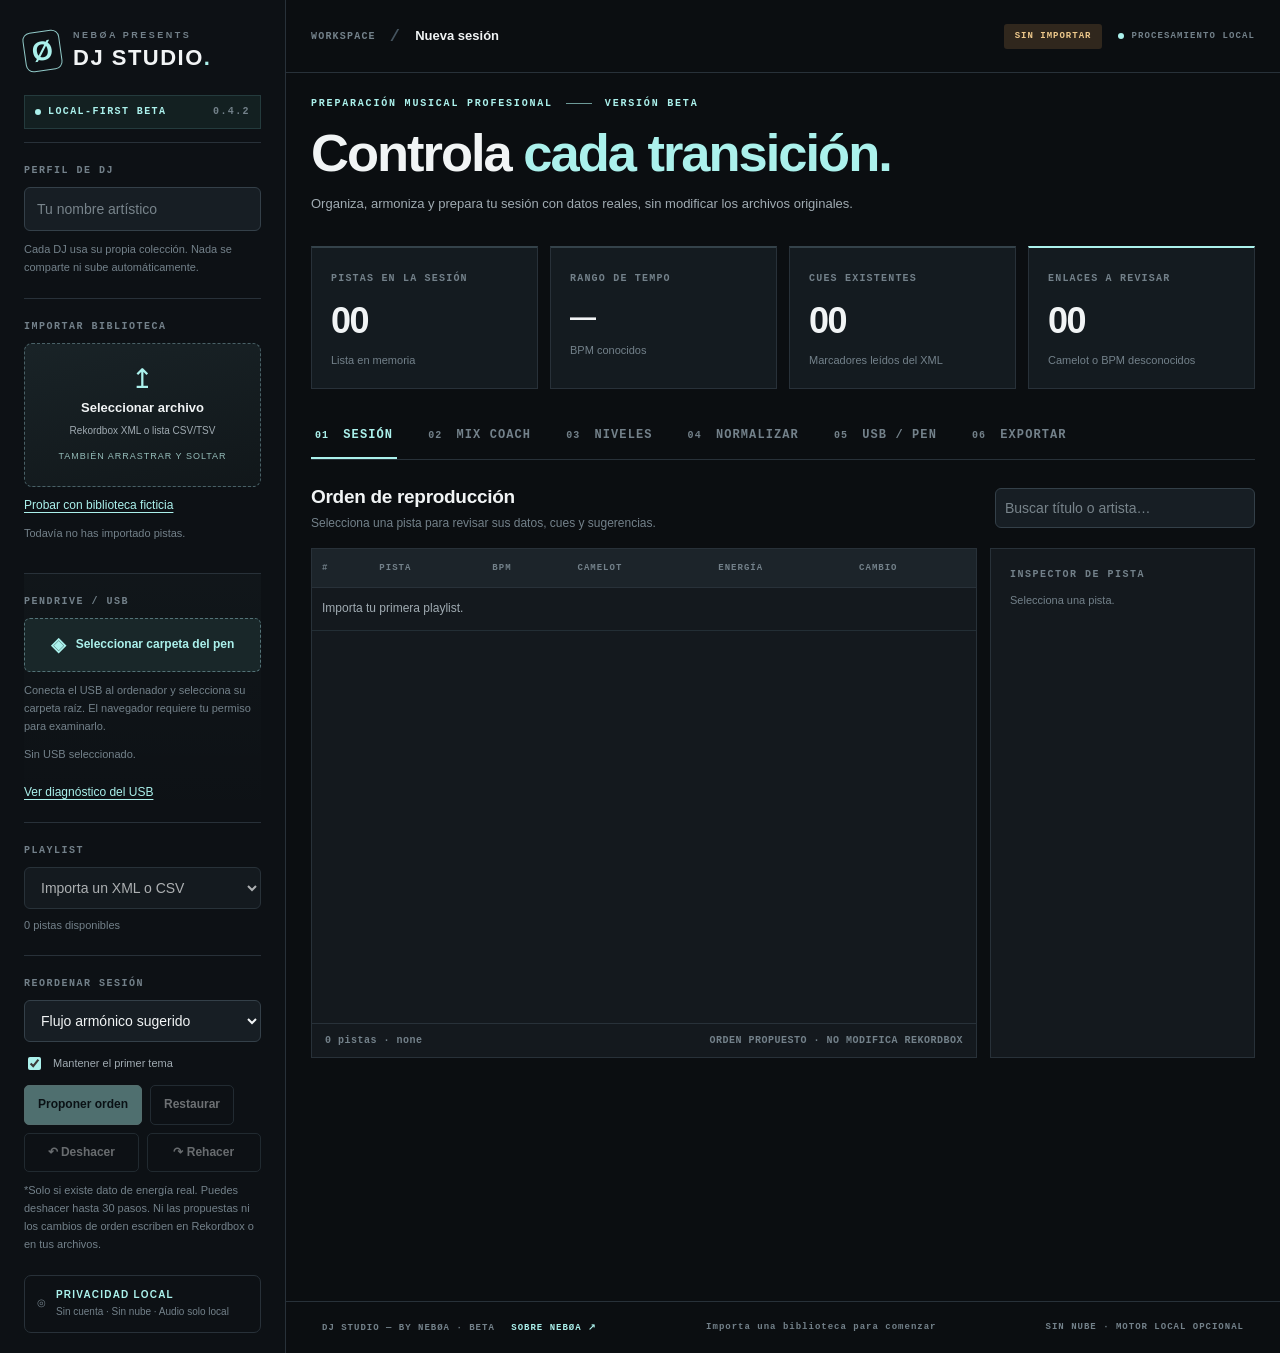
<file: index.html>
<!doctype html>
<html lang="es">
<head>
  <meta charset="utf-8">
  <meta name="viewport" content="width=device-width, initial-scale=1">
  <meta name="color-scheme" content="dark">
  <meta http-equiv="Content-Security-Policy" content="default-src 'self' blob: data:; connect-src 'self'; img-src 'self' data: blob:; font-src 'self'; object-src 'none'; base-uri 'none'; form-action 'none'">
  <title>DJ STUDIO — by NEBØA</title>
  <meta name="description" content="Planifica sesiones DJ: armonía Camelot, BPM, Hot Cues y análisis local de audio. Sin subir archivos.">
  <meta property="og:type" content="website">
  <meta property="og:title" content="DJ Studio by NEBØA · Open-source DJ tools">
  <meta property="og:description" content="Local-first DJ session planning, USB read-only inspection and safe LUFS workflows.">
  <meta property="og:image" content="https://neboamusic.github.io/neboa-dj-studio/assets/neboa-avatar.jpg">
  <meta property="og:url" content="https://neboamusic.github.io/neboa-dj-studio/">
  <meta name="twitter:card" content="summary">
  <meta name="theme-color" content="#17101f">
  <link rel="icon" type="image/jpeg" href="assets/neboa-avatar.jpg">
  <link rel="manifest" href="site.webmanifest">
  <link rel="canonical" href="https://neboamusic.github.io/neboa-dj-studio/">
  <link rel="stylesheet" href="styles.css">
  <script defer src="core.js"></script>
  <script defer src="usb.js"></script>
  <script defer src="tags.js"></script>
  <script defer src="app.js"></script>
  <script defer src="normalizer-ui.js"></script>
</head>
<body>
<div class="app">
  <aside class="sidebar" aria-label="Configuración de sesión">
    <div class="brand">
      <div class="brand-mark" aria-hidden="true">Ø</div>
      <div><div class="brand-overline">NEBØA PRESENTS</div><div class="brand-word">DJ STUDIO<span>.</span></div></div>
    </div>
    <div class="edition"><span class="small-dot"></span> LOCAL-FIRST BETA <span class="edition-number">0.4.2</span></div>
    <div class="side-section">
      <label for="djName" class="side-label">PERFIL DE DJ</label>
      <input id="djName" class="input" type="text" maxlength="80" placeholder="Tu nombre artístico" autocomplete="off" value="">
      <p class="micro">Cada DJ usa su propia colección. Nada se comparte ni sube automáticamente.</p>
    </div>
    <div class="side-section">
      <div class="side-label">IMPORTAR BIBLIOTECA</div>
      <label class="dropzone" id="dropzone" for="fileInput">
        <span class="drop-icon" aria-hidden="true">↥</span>
        <strong>Seleccionar archivo</strong>
        <span>Rekordbox XML o lista CSV/TSV</span>
        <span class="drop-badge">TAMBIÉN ARRASTRAR Y SOLTAR</span>
      </label>
      <input id="fileInput" class="sr-only" type="file" accept=".xml,.csv,.tsv,.txt,.json">
      <button id="demoBtn" class="text-btn" type="button">Probar con biblioteca ficticia</button>
      <p id="importFeedback" class="feedback" role="status" aria-live="polite">Todavía no has importado pistas.</p>
    </div>
    <div class="side-section usb-side-section">
      <div class="side-label">PENDRIVE / USB</div>
      <label class="usb-folder-label" id="usbFolderLabel" for="usbFolderInput">
        <span aria-hidden="true">◈</span> Seleccionar carpeta del pen
      </label>
      <input id="usbFolderInput" class="sr-only" type="file" webkitdirectory directory multiple>
      <p class="micro">Conecta el USB al ordenador y selecciona su carpeta raíz. El navegador requiere tu permiso para examinarlo.</p>
      <p id="usbSidebarStatus" class="feedback" role="status" aria-live="polite">Sin USB seleccionado.</p>
      <button type="button" id="usbPanelShortcut" class="text-btn">Ver diagnóstico del USB</button>
    </div>
    <div class="side-section">
      <label for="playlistSelect" class="side-label">PLAYLIST</label>
      <select id="playlistSelect" class="input" disabled><option>Importa un XML o CSV</option></select>
      <div id="librarySummary" class="sidebar-stat">0 pistas disponibles</div>
    </div>
    <div class="side-section">
      <div class="side-label">REORDENAR SESIÓN</div>
      <label for="sortMode" class="sr-only">Criterio de orden</label>
      <select id="sortMode" class="input">
        <option value="harmonic">Flujo armónico sugerido</option>
        <option value="original">Orden de la playlist</option>
        <option value="bpm-asc">BPM ascendente</option>
        <option value="bpm-desc">BPM descendente</option>
        <option value="energy-desc">Energía descendente*</option>
      </select>
      <label class="checkline"><input type="checkbox" id="preserveFirst" checked> Mantener el primer tema</label>
      <div class="button-row"><button type="button" id="applySort" class="primary-btn" disabled>Proponer orden</button><button type="button" id="resetOrder" class="secondary-btn" disabled>Restaurar</button></div>
      <div class="button-row history-controls" role="group" aria-label="Historial de cambios de la sesión"><button type="button" id="undoOrder" class="secondary-btn" disabled>↶ Deshacer</button><button type="button" id="redoOrder" class="secondary-btn" disabled>↷ Rehacer</button></div>
      <p class="micro">*Solo si existe dato de energía real. Puedes deshacer hasta 30 pasos. Ni las propuestas ni los cambios de orden escriben en Rekordbox o en tus archivos.</p>
    </div>
    <div class="side-spacer"></div>
    <div class="sidebar-foot"><span class="privacy-icon">◎</span><div><strong>PRIVACIDAD LOCAL</strong><span>Sin cuenta · Sin nube · Audio solo local</span></div></div>
  </aside>

  <div class="workspace">
    <header class="topbar">
      <div class="breadcrumbs"><span>WORKSPACE</span><span class="chevron">/</span><strong id="activePlaylistName">Nueva sesión</strong></div>
      <div class="top-actions"><span class="tag tag-muted" id="modeTag">SIN IMPORTAR</span><span class="connection"><span class="online-indicator"></span> PROCESAMIENTO LOCAL</span></div>
    </header>
    <main class="content">
      <div class="page-heading">
        <div><div class="eyebrow">PREPARACIÓN MUSICAL PROFESIONAL <span class="line"></span> VERSIÓN BETA</div>
          <h1>Controla <em>cada transición.</em></h1>
          <p class="deck">Organiza, armoniza y prepara tu sesión con datos reales, sin modificar los archivos originales.</p>
        </div>
        <div class="heading-pill">REKORDBOX XML <span>+</span> CSV <span>+</span> AUDIO LOCAL</div>
      </div>
      <div class="kpis" aria-label="Indicadores de la sesión">
        <div class="kpi"><span class="kpi-label">PISTAS EN LA SESIÓN</span><div class="kpi-main" id="kpiTracks">00</div><span class="kpi-foot">Lista en memoria</span></div>
        <div class="kpi"><span class="kpi-label">RANGO DE TEMPO</span><div class="kpi-main kpi-compact" id="kpiBpm">—</div><span class="kpi-foot">BPM conocidos</span></div>
        <div class="kpi"><span class="kpi-label">CUES EXISTENTES</span><div class="kpi-main" id="kpiCues">00</div><span class="kpi-foot">Marcadores leídos del XML</span></div>
        <div class="kpi kpi-accent"><span class="kpi-label">ENLACES A REVISAR</span><div class="kpi-main" id="kpiRisks">00</div><span class="kpi-foot">Camelot o BPM desconocidos</span></div>
      </div>

      <div class="tabbar" role="tablist" aria-label="Herramientas">
        <button class="tab active" type="button" role="tab" data-tab="set" aria-selected="true">01 <span>SESIÓN</span></button>
        <button class="tab" type="button" role="tab" data-tab="mix" aria-selected="false">02 <span>MIX COACH</span></button>
        <button class="tab" type="button" role="tab" data-tab="levels" aria-selected="false">03 <span>NIVELES</span></button>
        <button class="tab" type="button" role="tab" data-tab="normalize" aria-selected="false">04 <span>NORMALIZAR</span></button>
        <button class="tab" type="button" role="tab" data-tab="usb" aria-selected="false">05 <span>USB / PEN</span></button>
        <button class="tab" type="button" role="tab" data-tab="export" aria-selected="false">06 <span>EXPORTAR</span></button>
      </div>
      <section class="tab-panel" id="panel-set" role="tabpanel">
        <div class="panel-heading"><div><h2>Orden de reproducción</h2><p>Selecciona una pista para revisar sus datos, cues y sugerencias.</p></div>
        <input id="searchInput" class="input search" type="search" placeholder="Buscar título o artista…" aria-label="Filtrar pistas">
        </div>
        <div class="panel-layout">
          <div class="table-card"><div class="table-scroll"><table><thead><tr><th>#</th><th>PISTA</th><th>BPM</th><th>CAMELOT</th><th>ENERGÍA</th><th>CAMBIO</th></tr></thead><tbody id="tracksBody"></tbody></table></div>
            <div class="table-bottom"><span id="tableCount">Sin pistas</span><span>ORDEN PROPUESTO · NO MODIFICA REKORDBOX</span></div></div>
          <aside id="trackDetail" class="inspector" aria-label="Detalles de la pista">
            <div class="inspector-label">INSPECTOR</div><div class="empty-inspector"><div class="empty-glyph">◎</div><p>Importa una lista y selecciona una pista.</p></div>
          </aside>
        </div>
      </section>

      <section class="tab-panel" id="panel-mix" role="tabpanel" hidden>
        <div class="panel-heading"><div><h2>Mix Coach</h2><p>Enlaces Camelot, saltos de BPM y técnicas para practicar en cabina.</p></div><div class="subtle" id="mixCount">0 TRANSICIONES</div></div>
        <div class="mix-grid"><div id="mixRows" class="mix-list"></div><aside id="mixDetail" class="inspector mix-inspector"><div class="inspector-label">TÉCNICA</div><div class="empty-inspector"><div class="empty-glyph">↝</div><p>Selecciona un enlace para ver la propuesta de mezcla.</p></div></aside></div>
        <p class="disclaimer">Las relaciones Camelot y BPM son orientativas. Ningún algoritmo garantiza una transición musicalmente correcta sin escuchar ambas pistas.</p>
      </section>

      <section class="tab-panel" id="panel-levels" role="tabpanel" hidden>
        <div class="panel-heading"><div><h2>Niveles & audio</h2><p>Diagnóstico local de RMS y pico de muestra. Sin recodificar ni normalizar.</p></div><div class="subtle" id="audioCount">0 MEDICIONES</div></div>
        <div class="levels-grid">
          <div class="audio-card">
            <div class="inspector-label">MEDIR UNA PISTA</div>
            <h3 id="audioTrackName">Selecciona una pista en Sesión</h3>
            <p>Escoge el archivo de audio correspondiente. El navegador lo analiza en tu dispositivo, sin subirlo.</p>
            <label class="file-picker" for="audioInput">Seleccionar audio para analizar</label>
            <input id="audioInput" type="file" accept="audio/*,.mp3,.wav,.flac,.aiff,.m4a" class="sr-only">
            <button id="audioFromUSB" class="secondary-btn" type="button" disabled>Medir audio del pen seleccionado</button>
            <p id="audioStatus" class="feedback" role="status" aria-live="polite">Sin medición.</p>
            <div id="audioResults" class="audio-results"></div>
            <div class="safety-note"><strong>IMPORTANTE</strong><p>RMS y pico de muestra no son LUFS ni true peak. Para ajustes definitivos se necesita una medición BS.1770 y comprobar medidores de la mesa DJ.</p></div>
          </div>
          <div class="audio-card audio-explainer">
            <div class="inspector-label">CONTROL DE GANANCIA</div>
            <h3>No igualamos volumen a ciegas.</h3>
            <div class="measure-list">
              <div><span class="measure-number">01</span><div><strong>Revisar integridad</strong><p>Comprobar que no haya cortes ni errores de decodificación.</p></div></div>
              <div><span class="measure-number">02</span><div><strong>Comparar sonoridad</strong><p>RMS aquí; LUFS y true peak en el analizador de escritorio cuando esté disponible.</p></div></div>
              <div><span class="measure-number">03</span><div><strong>Verificar en cabina</strong><p>Ajustar TRIM, EQ y salida máster en la DJM-V10 u otra mesa.</p></div></div>
            </div>
            <p class="disclaimer">Esta beta no altera ganancias, etiquetas, ni ficheros de audio.</p>
          </div>
        </div>
      </section>

      <section class="tab-panel" id="panel-normalize" role="tabpanel" hidden>
        <div class="panel-heading">
          <div><h2>Normalización de audio · LUFS + true peak</h2>
            <p>Dos pasos: medir y revisar la propuesta; después crear una copia verificada si tú lo autorizas.</p>
          </div><div class="subtle" id="normMode">MOTOR SIN CONECTAR</div>
        </div>
        <div class="normalize-intro">
          <span class="normalize-bullet">SIN COMPRESIÓN DINÁMICA</span>
          <span class="normalize-bullet">COPIA NUEVA</span>
          <span class="normalize-bullet">VERIFICACIÓN FINAL</span>
          <span class="normalize-bullet">REKORDBOX INTACTO</span>
        </div>
        <div class="normalize-grid">
          <div class="normalize-card">
            <div class="inspector-label">01 · SELECCIONA Y MIDE</div>
            <h3>Sonoridad real de cada tema</h3>
            <p>Elige un archivo local para medir LUFS integrado y pico verdadero mediante FFmpeg. 
              El motor trabaja en tu ordenador (127.0.0.1); nunca envía audio a la nube.</p>
            <label for="normInput" class="file-picker">Seleccionar audio para normalizar</label>
            <input id="normInput" type="file" accept=".mp3,.flac,.wav,.aif,.aiff,.m4a,.aac,audio/*" class="sr-only">
            <p id="normFileName" class="normalize-subtitle">Ninguna pista seleccionada.</p>
            <button id="normAnalyze" class="primary-btn" type="button" disabled>Medir LUFS y true peak</button>
            <p id="normStatus" class="feedback" role="status" aria-live="polite">Conecta el motor FFmpeg local para comenzar.</p>
            <div id="normMeasurements" class="normalize-metrics" aria-label="Mediciones de sonoridad"></div>
          </div>
          <div class="normalize-card">
            <div class="inspector-label">02 · REVISA LA GANANCIA</div>
            <h3>Ajuste seguro, sin aplastar la música</h3>
            <p>El objetivo determina la sonoridad deseada. Si el true peak impide alcanzarla,
              se priorizan la seguridad y la dinámica original.</p>
            <div class="normalize-fields">
              <label for="normTarget">SONORIDAD OBJETIVO
                <select id="normTarget" class="input">
                  <option value="-16">−16 LUFS · suave</option>
                  <option value="-14">−14 LUFS · equilibrado</option>
                  <option value="-12">−12 LUFS · club con margen</option>
                  <option value="-11" selected>−11 LUFS · DJ (predeterminado)</option>
                  <option value="-10">−10 LUFS · club alto</option>
                  <option value="-9">−9 LUFS · alto (vigilar pico)</option>
                </select>
              </label>
              <label for="normFormat">FORMATO DE COPIA
                <select id="normFormat" class="input">
                  <option value="flac">FLAC 24 bit · sin nueva pérdida</option>
                  <option value="wav">WAV 24 bit · gran tamaño</option>
                  <option value="mp3">MP3 320 kbps · nueva compresión</option>
                </select>
              </label>
            </div>
            <div id="normPlan" class="normalize-metrics"></div>
            <div id="normWarnings" class="normalize-warnings" aria-live="polite"></div>
            <button id="normRender" class="primary-btn" type="button" disabled>Crear copia normalizada (no sobrescribir)</button>
            <p class="micro">El audio original y sus Hot Cues permanecen intactos. Las copias se guardan fuera del USB.</p>
          </div>
        </div>
        <div class="normalize-batch">
          <div class="inspector-label">NORMALIZACIÓN POR LOTES · 20 TEMAS POR OPERACIÓN</div>
          <h3>Prepara un grupo completo sin tocar originales</h3>
          <p>Selecciona hasta 20 archivos. Primero puedes medirlos todos sin generar copias.
            Solo el botón «Crear copias» inicia la conversión, pista por pista y con comprobación de espacio.</p>
          <label class="file-picker" for="normBatchInput">Seleccionar varios audios</label>
          <input id="normBatchInput" type="file" multiple
            accept=".mp3,.flac,.wav,.aif,.aiff,.m4a,.aac,audio/*" class="sr-only">
          <div class="normalize-batch-buttons">
            <button id="normBatchAnalyze" type="button" class="secondary-btn" disabled>Medir lote completo</button>
            <button id="normBatchRender" type="button" class="primary-btn" disabled>Crear copias normalizadas del lote</button>
            <button id="normBatchCancel" type="button" class="secondary-btn" disabled>Detener después de la pista actual</button>
            <button id="normBatchCsv" type="button" class="secondary-btn" disabled>Descargar auditoría CSV</button>
          </div>
          <p id="normBatchStatus" class="feedback" role="status" aria-live="polite">Sin lote seleccionado.</p>
          <div class="normalize-batch-list" id="normBatchRows" aria-label="Estado de normalización por lotes"></div>
          <p class="micro">El lote usa el objetivo LUFS y el formato elegidos arriba. No escribe en el pen.
            Si falta espacio, se detiene y conserva las copias individuales ya verificadas. El CSV documenta mediciones y resultados, pero nunca incluye rutas privadas.</p>
        </div>
        <div id="normOutput" class="normalize-output" hidden aria-live="polite">
          <div class="inspector-label">03 · RESULTADO VERIFICADO</div>
          <h3>Copia generada y comprobada</h3>
          <p id="normOutputMetrics"></p>
          <code id="normOutputPath"></code>
          <button id="normCopyPath" class="secondary-btn" type="button">Copiar ruta</button>
        </div>
        <div id="normSetup" class="normalize-setup">
          <div class="inspector-label">INICIAR MOTOR LOCAL (SIN CUENTAS)</div>
          <p>Para medir LUFS reales y generar copias, inicia el complemento de escritorio desde esta misma carpeta.
             En macOS puedes abrir <code>Iniciar Normalizador.command</code>, o ejecutar
             <code>python3 normalizer.py serve</code>.
             Después abre <strong>http://127.0.0.1:18766/</strong>.</p>
          <p>La versión que se abre directamente con <code>index.html</code> conserva las funciones de biblioteca,
            USB y Mix Coach, pero no puede ejecutar FFmpeg por las restricciones del navegador.</p>
        </div>
        <div class="release-note">
          AUDIO · Normalización con ganancia lineal y techo −1,5 dBTP, no una compresión de volumen.
          Se limita la subida máxima a +6 dB y se verifica el resultado con FFmpeg antes de publicar la copia.
          Un MP3 convertido a FLAC no recupera calidad perdida. No se escribe ni exporta OneLibrary.
        </div>
      </section>

      <section class="tab-panel" id="panel-usb" role="tabpanel" hidden>
        <div class="panel-heading"><div><h2>Dispositivos & OneLibrary</h2>
          <p>Conecta un pendrive y selecciona su carpeta. Inventario local en modo solo lectura.</p></div>
          <span class="subtle" id="usbMode">USB NO SELECCIONADO</span>
        </div>
        <div class="usb-overview" aria-label="Estado del dispositivo">
          <div class="usb-metric"><small>UNIDAD SELECCIONADA</small><strong id="usbVolumeName">—</strong><span>No se detectan discos automáticamente desde el navegador</span></div>
          <div class="usb-metric"><small>BIBLIOTECA PIONEER</small><strong id="usbLibraryKind">—</strong><span>OneLibrary / Device Library</span></div>
          <div class="usb-metric"><small>ARCHIVOS DE AUDIO</small><strong id="usbAudioCount">0</strong><span id="usbAudioSize">Sin analizar</span></div>
          <div class="usb-metric"><small>COINCIDENCIAS CON LA SESIÓN</small><strong id="usbMatchCount">—</strong><span id="usbMatchStatus">Selecciona una sesión y un USB</span></div>
        </div>
        <div class="usb-workspace">
          <div class="usb-card">
            <div class="inspector-label">ARCHIVOS DE LA UNIDAD</div>
            <div id="usbNoDrive" class="usb-no-drive">
              <div class="usb-empty-icon" aria-hidden="true">◈</div>
              <h3>Inserta tu pendrive</h3>
              <p>Elige su carpeta raíz usando «Seleccionar carpeta del pen», en la barra lateral.
                Selecciona la unidad correcta desde el diálogo de carpetas de tu sistema.</p>
              <p>La app no escribe en el USB y tampoco formatea, convierte ni modifica la base OneLibrary.</p>
            </div>
            <div id="usbMountedView" hidden>
              <p id="usbReadOnlyState" class="usb-status"></p>
              <div class="usb-action-row">
                <button class="primary-btn" type="button" id="usbCreatePlaylist" disabled>Crear lista provisional desde audio</button>
                <select id="usbXmlSelect" class="input usb-xml-select" aria-label="XML del USB" disabled><option>Sin XML compatible</option></select>
                <button class="secondary-btn" type="button" id="usbLoadXML" disabled>Importar XML del USB</button>
                <button class="secondary-btn" type="button" id="usbForget" disabled>Olvidar esta unidad</button>
              </div>
              <div class="usb-tags-panel" aria-label="Etiquetas y calidad de los archivos">
                <div class="inspector-label">METADATOS REALES · ID3 MP3 / FLAC VORBIS</div>
                <p>Lee título, artista, álbum, BPM y key que ya estén escritos en los audios. No analiza música, no inventa datos ni modifica el pen.</p>
                <div class="usb-action-row">
                  <button type="button" id="usbReadTags" class="primary-btn" disabled>Leer etiquetas de audios</button>
                  <button type="button" id="usbCancelTags" class="secondary-btn" disabled>Cancelar lectura</button>
                  <button type="button" id="usbExportAudit" class="secondary-btn" disabled>Informe de calidad CSV</button>
                </div>
                <p id="usbTagProgress" class="feedback" aria-live="polite">Selecciona una carpeta para leer etiquetas.</p>
                <div id="usbHealthSummary" class="usb-health-summary"></div>
                <div id="usbHealthWarnings" class="usb-health-warnings" aria-live="polite"></div>
              </div>
              <div id="usbWarnings" class="usb-warnings" aria-live="polite"></div>
              <div class="usb-file-list">
                <div class="usb-file-header"><span>ARCHIVOS ENCONTRADOS</span><span id="usbFileCount">0</span></div>
                <div id="usbFileRows" class="usb-file-rows"></div>
              </div>
            </div>
          </div>
          <aside class="usb-card usb-guide">
            <div class="inspector-label">SEGURIDAD DEL PEN</div>
            <h3>Inspección, nunca modificación.</h3>
            <div class="measure-list">
              <div><span class="measure-number">01</span><div><strong>Detectar</strong><p>Reconocer presencia de OneLibrary y archivos de audio, sin leer ni escribir la base Pioneer.</p></div></div>
              <div><span class="measure-number">02</span><div><strong>Comparar</strong><p>Comprobar qué pistas de tu sesión coinciden con archivos del pen. Es una comparación aproximada por nombre.</p></div></div>
              <div><span class="measure-number">03</span><div><strong>Analizar etiquetas y preparar</strong><p>Leer ID3 o FLAC cuando tú lo solicites, identificar BPM y tonalidad existentes y proponer un orden. Los Hot Cues requieren XML.</p></div></div>
              <div><span class="measure-number">04</span><div><strong>Exportar y expulsar</strong><p>La exportación OneLibrary y la expulsión segura se realizan en Rekordbox y el sistema operativo, no desde esta página web.</p></div></div>
            </div>
          </aside>
        </div>
        <div class="release-note">ETIQUETAS · La lectura ID3/FLAC no comprueba que el BPM o la tonalidad sean musicalmente correctos. Una comprobación de tamaño no equivale a un test completo de decodificación. Nada se escribe al USB.</div>
        <div class="release-note">ONE LIBRARY · La presencia de <code>exportLibrary.db</code> confirma su archivo, no demuestra que la playlist, sus cues o los datos del USB sean correctos. Este escáner no abre bases SQLite.</div>
      </section>

      <section class="tab-panel" id="panel-export" role="tabpanel" hidden>
        <div class="panel-heading"><div><h2>Tu sesión, portable</h2><p>Descarga un plan de reproducción sin rutas de disco ni archivos musicales.</p></div></div>
        <div class="export-grid">
          <div class="export-card"><div class="export-icon">⇣</div><h3>Orden de reproducción</h3><p>CSV con artistas, títulos, BPM, Camelot y notas de transición.</p><button id="exportCSV" class="primary-btn" type="button" disabled>Exportar CSV</button></div>
          <div class="export-card"><div class="export-icon">{ }</div><h3>Sesión JSON</h3><p>Datos portables para reabrir el set en otra instalación. Nunca incluye rutas locales.</p><button id="exportJSON" class="primary-btn" type="button" disabled>Exportar JSON</button></div>
          <div class="export-card"><div class="export-icon">⌑</div><h3>Plan de Hot Cues</h3><p>Cues existentes y estimaciones por compases. Solo una propuesta, no cues escritos en Rekordbox.</p><button id="exportCues" class="primary-btn" type="button" disabled>Exportar propuestas</button></div>
          <div class="export-card"><div class="export-icon">↗</div><h3>OneLibrary</h3><p>Para CDJ-3000X/XDJ-AZ, exporta los temas desde Rekordbox u otro software con soporte OneLibrary documentado. Esta app no escribe bases Pioneer.</p><a href="https://rekordbox.com/es/support/faq/onelibrary-7/" target="_blank" rel="noopener noreferrer" class="link-arrow">Guía oficial OneLibrary ↗</a></div>
        </div>
        <div class="release-note"><span>NOTA DE COMPATIBILIDAD</span> Este software prepara y analiza listas: no crea archivos de exportación nativos OneLibrary. El último paso debe realizarse en software DJ compatible y validarse en el reproductor.</div>
      </section>
    </main>
    <footer><span>DJ STUDIO — BY NEBØA · BETA <a href="artist.html" class="artist-link" aria-label="Conocer a NEBØA, anteriormente Cesare il Galo">SOBRE NEBØA ↗</a></span><span id="footerState">Tu colección permanece en tu dispositivo</span><span>SIN NUBE · MOTOR LOCAL OPCIONAL</span></footer>
  </div>
</div>
</body></html>
</file>
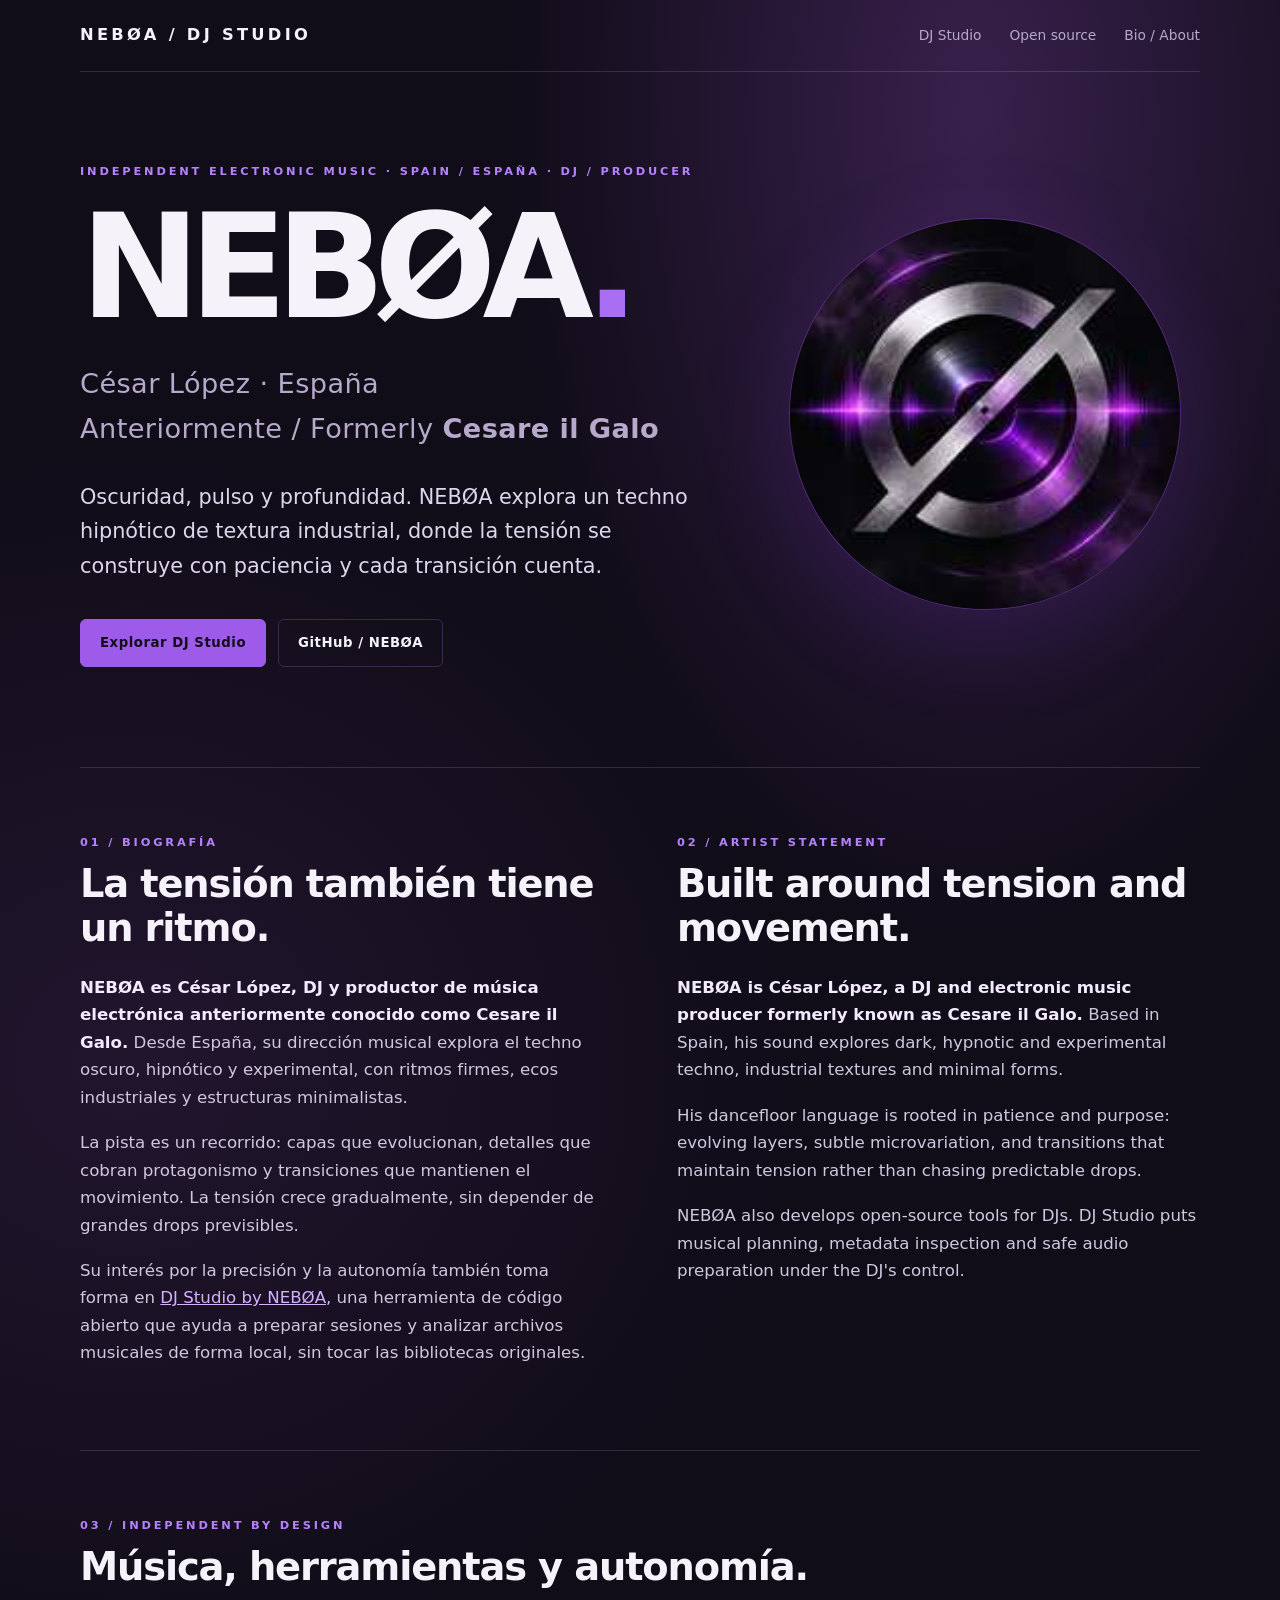
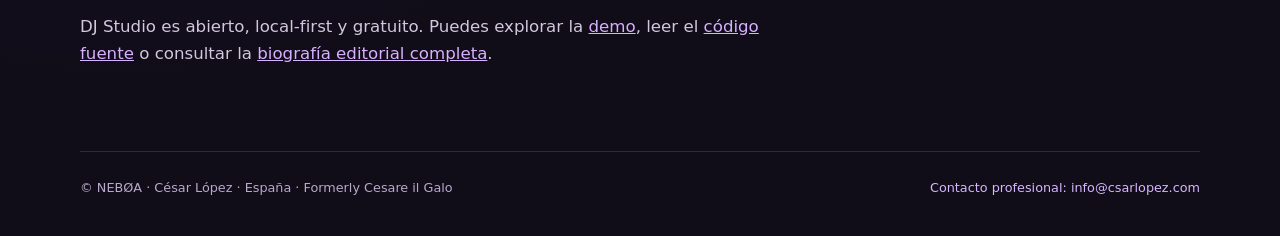
<file: artist.html>
<!doctype html>
<html lang="es">
<head>
  <meta charset="utf-8">
  <meta name="viewport" content="width=device-width, initial-scale=1">
  <meta name="color-scheme" content="dark">
  <meta http-equiv="Content-Security-Policy" content="default-src 'self'; img-src 'self'; style-src 'self' 'unsafe-inline'; object-src 'none'; base-uri 'none'; form-action 'none'">
  <title>NEBØA · César López — DJ y productor | Antes Cesare il Galo</title>
  <meta name="description" content="NEBØA es César López, DJ y productor de música electrónica basado en España, anteriormente Cesare il Galo. Techno oscuro, hipnótico y experimental.">
  <meta property="og:type" content="profile">
  <meta property="og:title" content="NEBØA · César López — Formerly Cesare il Galo">
  <meta property="og:description" content="DJ and electronic music producer. Dark, hypnotic, experimental techno. From the dancefloor to open-source DJ tools.">
  <meta property="og:image" content="https://neboamusic.github.io/neboa-dj-studio/assets/neboa-avatar.jpg">
  <meta property="og:url" content="https://neboamusic.github.io/neboa-dj-studio/artist.html">
  <meta name="twitter:card" content="summary">
  <meta name="theme-color" content="#130d1d">
  <link rel="icon" type="image/jpeg" href="assets/neboa-avatar.jpg">
  <link rel="manifest" href="site.webmanifest">
  <link rel="canonical" href="https://neboamusic.github.io/neboa-dj-studio/artist.html">
  <style>
    :root{color-scheme:dark;--bg:#100c18;--ink:#f5f2fa;--muted:#b7a9cb;--violet:#b782ff;--edge:#3a2a51}
    *{box-sizing:border-box}
    html{background:var(--bg);scroll-behavior:smooth}
    body{margin:0;background:radial-gradient(ellipse at 76% 6%,#38204c 0%,transparent 34%),radial-gradient(ellipse at 10% 58%,#21152e 0%,transparent 41%),var(--bg);color:var(--ink);font-family:system-ui,-apple-system,BlinkMacSystemFont,"Segoe UI",sans-serif;min-height:100vh;line-height:1.65}
    a{color:inherit;text-decoration:none}a:hover,a:focus-visible{color:var(--violet)}a:focus-visible{outline:2px solid var(--violet);outline-offset:4px}
    .wrap{width:min(1120px,calc(100% - 42px));margin-inline:auto}
    header{display:flex;align-items:center;justify-content:space-between;gap:20px;border-bottom:1px solid #ffffff20;padding-block:22px}
    .wordmark{font-weight:850;letter-spacing:.2em;font-size:1.02rem}
    .navigation{display:flex;gap:28px;flex-wrap:wrap;color:var(--muted);font-size:.86rem}
    .hero{display:grid;grid-template-columns:minmax(0,1.45fr) minmax(240px,1fr);align-items:center;gap:65px;padding-block:90px 100px}
    .eyebrow{font-size:.71rem;letter-spacing:.25em;text-transform:uppercase;font-weight:750;color:var(--violet)}
    h1{font-size:clamp(4.2rem,12vw,9rem);line-height:.9;letter-spacing:-.08em;margin:22px 0 30px;font-weight:900}
    .alias{font-size:clamp(1.15rem,2.2vw,1.7rem);color:var(--muted);margin:0 0 28px;letter-spacing:.015em}
    .intro{font-size:clamp(1.05rem,1.8vw,1.3rem);max-width:640px;color:#ded6ec}
    .avatar{width:100%;max-width:390px;aspect-ratio:1;object-fit:cover;border-radius:50%;box-shadow:0 0 0 1px #9d55ea55,0 25px 100px #9c43fc26;justify-self:center}
    .actions{display:flex;gap:12px;flex-wrap:wrap;margin-top:36px}
    .btn{display:inline-block;border:1px solid var(--edge);padding:12px 19px;border-radius:6px;font-size:.83rem;letter-spacing:.04em;font-weight:750}
    .btn-primary{background:#9e5ae9;border-color:#9e5ae9;color:#130d1d}
    .btn-primary:hover{background:#c29afd;color:#130d1d}
    .divider{border:0;border-top:1px solid #ffffff22;margin:0}
    section{padding-block:65px}
    .grid{display:grid;grid-template-columns:1fr 1fr;gap:74px}
    h2{font-size:clamp(1.55rem,3vw,2.4rem);line-height:1.15;letter-spacing:-.03em;margin:10px 0 24px}
    p{margin:0 0 18px}
    .copy{color:#d1c7de;font-size:1.04rem;max-width:65ch}
    .copy strong{color:#f4eafe}
    .foot{display:flex;align-items:center;justify-content:space-between;gap:18px;flex-wrap:wrap;padding:25px 0 38px;font-size:.8rem;color:var(--muted)}
    .foot a{color:#d6b6ff}
    @media(max-width:760px){.hero{grid-template-columns:1fr;gap:24px;padding-block:65px}.hero .avatar{order:-1;max-width:225px}.grid{grid-template-columns:1fr;gap:20px}section{padding-block:44px}header{align-items:flex-start}.navigation{gap:15px}h1{font-size:clamp(4.3rem,16vw,7rem)}}
    @media(prefers-reduced-motion:reduce){html{scroll-behavior:auto}}
  </style>
</head>
<body>
  <div class="wrap">
    <header>
      <a class="wordmark" href="index.html" aria-label="Ir a DJ Studio de NEBØA">NEBØA / DJ STUDIO</a>
      <nav class="navigation" aria-label="Navegación">
        <a href="index.html">DJ Studio</a>
        <a href="https://github.com/Neboamusic/neboa-dj-studio">Open source</a>
        <a href="#about">Bio / About</a>
      </nav>
    </header>
    <main>
      <div class="hero">
        <div>
          <div class="eyebrow">Independent electronic music · Spain / España · DJ / Producer</div>
          <h1>NEBØA<span style="color:#a86ff4">.</span></h1>
          <p class="alias">César López · España<br>Anteriormente / Formerly <strong>Cesare il Galo</strong></p>
          <p class="intro">Oscuridad, pulso y profundidad. NEBØA explora un techno hipnótico de textura industrial, donde la tensión se construye con paciencia y cada transición cuenta.</p>
          <div class="actions">
            <a class="btn btn-primary" href="index.html">Explorar DJ Studio</a>
            <a class="btn" href="https://github.com/Neboamusic">GitHub / NEBØA</a>
          </div>
        </div>
        <img class="avatar" src="assets/neboa-avatar.jpg" alt="Emblema artístico NEBØA con Ø metálica, disco y luz violeta" width="390" height="390">
      </div>
      <hr class="divider">
      <section id="about" class="grid" aria-label="Biografía del artista">
        <article>
          <div class="eyebrow">01 / Biografía</div>
          <h2>La tensión también tiene un ritmo.</h2>
          <div class="copy">
            <p><strong>NEBØA es César López, DJ y productor de música electrónica anteriormente conocido como Cesare il Galo.</strong> Desde España, su dirección musical explora el techno oscuro, hipnótico y experimental, con ritmos firmes, ecos industriales y estructuras minimalistas.</p>
            <p>La pista es un recorrido: capas que evolucionan, detalles que cobran protagonismo y transiciones que mantienen el movimiento. La tensión crece gradualmente, sin depender de grandes drops previsibles.</p>
            <p>Su interés por la precisión y la autonomía también toma forma en <a href="index.html" style="color:#d7b0ff;text-decoration:underline">DJ Studio by NEBØA</a>, una herramienta de código abierto que ayuda a preparar sesiones y analizar archivos musicales de forma local, sin tocar las bibliotecas originales.</p>
          </div>
        </article>
        <article lang="en">
          <div class="eyebrow">02 / Artist statement</div>
          <h2>Built around tension and movement.</h2>
          <div class="copy">
            <p><strong>NEBØA is César López, a DJ and electronic music producer formerly known as Cesare il Galo.</strong> Based in Spain, his sound explores dark, hypnotic and experimental techno, industrial textures and minimal forms.</p>
            <p>His dancefloor language is rooted in patience and purpose: evolving layers, subtle microvariation, and transitions that maintain tension rather than chasing predictable drops.</p>
            <p>NEBØA also develops open-source tools for DJs. DJ Studio puts musical planning, metadata inspection and safe audio preparation under the DJ's control.</p>
          </div>
        </article>
      </section>
      <hr class="divider">
      <section>
        <div class="eyebrow">03 / Independent by design</div>
        <h2>Música, herramientas y autonomía.</h2>
        <p class="copy">DJ Studio es abierto, local-first y gratuito. Puedes explorar la <a href="index.html" style="color:#d7b0ff;text-decoration:underline">demo</a>, leer el <a href="https://github.com/Neboamusic/neboa-dj-studio" style="color:#d7b0ff;text-decoration:underline">código fuente</a> o consultar la <a href="https://github.com/Neboamusic/neboa-dj-studio/blob/main/docs/ARTIST.md" style="color:#d7b0ff;text-decoration:underline">biografía editorial completa</a>.</p>
      </section>
    </main>
    <hr class="divider">
    <footer class="foot">
      <span>© NEBØA · César López · España · Formerly Cesare il Galo</span>
      <a href="mailto:info@csarlopez.com">Contacto profesional: info@csarlopez.com</a>
    </footer>
  </div>
</body>
</html>
</file>
<file: styles.css>
:root{color-scheme:dark;--bg:#0b0e11;--side:#0d1115;--surface:#14191e;--surface2:#191f25;--line:#283139;--text:#f1f4f5;--muted:#a0abb2;--dim:#73818a;--cyan:#abf1ec;--red:#fc8d8e;--amber:#eec98c;--radius:12px}
*{box-sizing:border-box}html,body{margin:0;min-height:100%;font-family:-apple-system,BlinkMacSystemFont,"Segoe UI",Inter,sans-serif;font-size:14px;line-height:1.45;background:var(--bg);color:var(--text)}
button,input,select{font:inherit}button{cursor:pointer}button:disabled{cursor:not-allowed;opacity:.42}a{color:inherit}a:hover{color:var(--cyan)}button:focus-visible,input:focus-visible,select:focus-visible,a:focus-visible{outline:2px solid var(--cyan);outline-offset:3px}
.app{display:grid;grid-template-columns:286px minmax(0,1fr);min-height:100vh}.sidebar{background:var(--side);border-right:1px solid var(--line);padding:29px 24px 20px;display:flex;flex-direction:column;gap:0}
.brand{display:flex;gap:12px;align-items:center}.brand-mark{width:37px;height:40px;display:grid;place-items:center;border:1px solid #90c9c7;border-radius:8px;font-size:27px;font-weight:800;transform:rotate(-8deg);color:var(--cyan)}
.brand-overline{font-size:9px;letter-spacing:2.5px;font-weight:750;color:var(--dim)}.brand-word{font-size:22px;letter-spacing:1.5px;font-weight:860;white-space:nowrap}.brand-word span{color:var(--cyan)}
.edition{font:700 10px/1.2 ui-monospace,SFMono-Regular,monospace;letter-spacing:1.4px;color:var(--cyan);margin:21px 0 13px;padding:10px;border:1px solid #243b3d;background:#132021;display:flex;align-items:center;gap:7px}
.small-dot,.online-indicator{display:inline-block;width:6px;height:6px;border-radius:50%;background:var(--cyan);flex:none}.edition-number{margin-left:auto;color:var(--dim)}
.side-section{border-top:1px solid var(--line);padding:21px 0}.side-label,.inspector-label{font:700 10px/1.3 ui-monospace,SFMono-Regular,monospace;letter-spacing:1.5px;color:var(--dim);display:block;margin-bottom:10px}
.input{display:block;width:100%;border:1px solid #344049;background:#171e24;color:var(--text);padding:11px 12px;border-radius:6px;outline:none}.input::placeholder{color:#78848b}.input:focus{border-color:#8dc9c7}
.micro{font-size:11px;line-height:1.65;color:var(--dim);margin:9px 0 0}
.dropzone{border:1px dashed #496167;border-radius:8px;min-height:144px;display:flex;flex-direction:column;justify-content:center;align-items:center;gap:6px;background:linear-gradient(165deg,#192327,#11171a);text-align:center;padding:16px;cursor:pointer;transition:.2s}
.dropzone:hover,.dropzone.dragover{border-color:var(--cyan);background:#1c2e30}.drop-icon{font-size:27px;line-height:1;color:var(--cyan)}.dropzone strong{font-weight:720;font-size:13px}.dropzone span:not(.drop-icon){font-size:10px;color:var(--muted)}.dropzone .drop-badge{font-size:9px!important;letter-spacing:1px;color:#94bcb9!important;padding-top:6px}
.text-btn{background:transparent;border:0;color:var(--cyan);padding:10px 0 0;font-size:12px;text-decoration:underline;text-underline-offset:3px}.feedback{font-size:11px;line-height:1.5;color:var(--dim)}.feedback.error{color:var(--red)}.feedback.success{color:var(--cyan)}
.sidebar-stat{margin-top:9px;color:var(--dim);font-size:11px}.checkline{display:flex;align-items:center;gap:9px;color:var(--muted);font-size:11px;margin:12px 0}.checkline input{accent-color:var(--cyan)}
.button-row{display:flex;gap:8px;flex-wrap:wrap}.history-controls{margin-top:8px}.history-controls button{flex:1;min-width:90px}.history-controls button:disabled{opacity:.4}.primary-btn,.secondary-btn{border-radius:5px;padding:10px 13px;font-size:12px;font-weight:750;border:1px solid #b4ece7;white-space:nowrap}
.primary-btn{background:var(--cyan);color:#061315}.primary-btn:hover:not(:disabled){background:#dafdf8}.secondary-btn{background:transparent;color:var(--text);border-color:#40505a}.secondary-btn:hover:not(:disabled){border-color:#b6c1c8}
.side-spacer{flex:1}.sidebar-foot{border:1px solid var(--line);border-radius:7px;padding:12px;display:flex;gap:10px;color:var(--cyan);align-items:center}
.privacy-icon{font-size:22px}.sidebar-foot div{display:flex;flex-direction:column;gap:3px}.sidebar-foot strong{font-size:10px;letter-spacing:1.2px}.sidebar-foot span{font-size:10px;color:var(--dim)}
.workspace{min-width:0;display:flex;flex-direction:column;min-height:100vh}.topbar{height:73px;display:flex;align-items:center;justify-content:space-between;border-bottom:1px solid var(--line);padding:0 36px;gap:20px}
.breadcrumbs{display:flex;align-items:center;gap:14px;min-width:0}.breadcrumbs span{font:700 10px ui-monospace,monospace;letter-spacing:1.2px;color:var(--dim)}.breadcrumbs .chevron{color:#45545f;font-size:17px}.breadcrumbs strong{font-size:13px;white-space:nowrap;text-overflow:ellipsis;overflow:hidden}
.top-actions{display:flex;gap:16px;align-items:center;white-space:nowrap}.tag{font:700 9px/1 ui-monospace,monospace;letter-spacing:1px;color:var(--cyan);background:#142624;padding:8px 11px;border-radius:3px}.tag-muted{color:var(--amber);background:#30271d}.connection{font:700 9px ui-monospace,monospace;letter-spacing:1.1px;color:var(--dim);display:flex;align-items:center;gap:7px}
.content{padding:36px;flex:1;min-width:0;max-width:1800px;width:100%;margin:0 auto}.page-heading{display:flex;justify-content:space-between;gap:20px;align-items:end;margin-bottom:31px}
.eyebrow{font:800 10px ui-monospace,monospace;letter-spacing:1.8px;color:var(--cyan);display:flex;align-items:center;gap:13px}.eyebrow .line{width:26px;height:1px;background:#6d9a98}h1{font-size:clamp(34px,4.1vw,58px);letter-spacing:-2px;line-height:1.09;margin:15px 0 13px;font-weight:850}h1 em{font-style:normal;color:var(--cyan)}.deck{margin:0;color:var(--muted);max-width:650px;line-height:1.6;font-size:13px}.heading-pill{border:1px solid var(--line);border-radius:6px;padding:10px 12px;font:700 10px ui-monospace,monospace;letter-spacing:.7px;color:var(--muted);white-space:nowrap}.heading-pill span{color:var(--cyan)}
.kpis{display:grid;grid-template-columns:repeat(4,minmax(0,1fr));gap:12px;margin-bottom:25px}.kpi{background:#141b20;border:1px solid var(--line);border-top:2px solid #34424a;padding:18px 19px;min-height:135px}.kpi-accent{border-top-color:var(--cyan)}.kpi-label{font:750 10px ui-monospace,monospace;letter-spacing:1.2px;color:var(--dim)}
.kpi-main{font-size:36px;font-weight:820;letter-spacing:-1.6px;margin:9px 0 2px;font-variant-numeric:tabular-nums}.kpi-compact{font-size:26px;margin-top:13px}.kpi-foot{color:var(--dim);font-size:11px}
.tabbar{display:flex;gap:27px;border-bottom:1px solid var(--line);margin-bottom:23px;overflow-x:auto}.tab{white-space:nowrap;padding:14px 4px 15px;border:0;border-bottom:2px solid transparent;color:var(--dim);background:transparent;font:700 10px ui-monospace,monospace;letter-spacing:1.1px}
.tab span{font-size:12px;margin-left:7px}.tab:hover{color:var(--text)}.tab.active{color:var(--cyan);border-bottom-color:var(--cyan)}
.tab-panel[hidden]{display:none}.panel-heading{display:flex;justify-content:space-between;align-items:center;gap:12px;margin:0 0 15px}.panel-heading h2{font-size:19px;letter-spacing:-.3px;margin:0 0 5px}.panel-heading p{font-size:12px;color:var(--dim);margin:0}.search{max-width:260px;padding:9px}
.panel-layout{display:grid;grid-template-columns:minmax(0,1fr) 298px;gap:13px}.table-card{border:1px solid var(--line);background:var(--surface);min-width:0;display:flex;flex-direction:column;min-height:510px}
.table-scroll{overflow:auto;max-height:500px;flex:1}table{border-collapse:collapse;width:100%;font-size:12px;white-space:nowrap}thead{position:sticky;top:0;background:#1c242a;z-index:1}th{font:700 9px/1.4 ui-monospace,monospace;letter-spacing:1px;color:var(--dim);padding:13px 10px;text-align:left;border-bottom:1px solid var(--line)}
td{padding:12px 10px;border-bottom:1px solid #232e35;color:var(--muted);max-width:270px;overflow:hidden;text-overflow:ellipsis}
tr.track-row{cursor:pointer}tr.track-row:hover{background:#1b282d}tr.track-row.selected{background:#1b3435}tr.track-row.selected td:first-child{box-shadow:inset 3px 0 var(--cyan)}
tr.track-row td:first-child{font:700 12px ui-monospace,monospace;color:var(--dim)}.track-title{font-size:12px;font-weight:700;color:var(--text)}.track-artist{color:var(--dim);font-size:11px;margin-top:3px;max-width:230px;overflow:hidden;text-overflow:ellipsis}.camelot-chip{border:1px solid #3f5758;color:var(--cyan);padding:4px 6px;border-radius:3px;font-family:ui-monospace,monospace;font-size:11px}
.cell-risk{color:var(--amber)}.cell-ok{color:var(--cyan)}.table-bottom{display:flex;justify-content:space-between;gap:10px;border-top:1px solid var(--line);padding:11px 13px;font:700 10px ui-monospace,monospace;letter-spacing:.5px;color:var(--dim)}
.inspector{border:1px solid var(--line);background:var(--surface);padding:19px;min-width:0;min-height:510px}.empty-inspector{text-align:center;color:var(--dim);margin:110px auto 0;max-width:175px;font-size:13px}.empty-glyph{font-size:60px;color:#426060}
.detail-name{font-size:21px;letter-spacing:-.4px;margin:7px 0 4px}.detail-artist{color:var(--dim);font-size:12px;margin-bottom:18px}.detail-facts{display:grid;grid-template-columns:1fr 1fr;gap:9px}.detail-fact{padding:12px;background:#1b2429;border:1px solid var(--line)}.detail-fact small{display:block;font:700 10px ui-monospace,monospace;color:var(--dim);letter-spacing:1px;margin-bottom:4px}.detail-fact strong{font-size:17px;color:var(--text)}.detail-heading{font:750 10px ui-monospace,monospace;letter-spacing:1.2px;margin:21px 0 8px;color:var(--cyan)}
.cue-list{display:flex;flex-wrap:wrap;gap:6px}.cue{border:1px solid #486367;padding:5px 7px;border-radius:4px;color:#c6f1ef;font:11px ui-monospace,monospace}.cue.draft{border-color:#695846;color:#edca92}.inspector-note{color:var(--dim);font-size:11px;line-height:1.6}.inspector-actions{display:flex;gap:8px;margin-top:15px}.mini-btn{padding:7px 10px;color:var(--muted);border:1px solid #41515a;background:#182228;border-radius:5px;font-size:11px}
.mix-grid{display:grid;grid-template-columns:minmax(0,1fr) 338px;gap:13px}.mix-list{max-height:610px;overflow:auto;border:1px solid var(--line);background:var(--surface)}.mix-row{width:100%;border:0;border-bottom:1px solid var(--line);padding:15px 17px;background:transparent;color:var(--text);text-align:left;display:grid;grid-template-columns:50px minmax(0,1fr) auto;align-items:center;gap:13px}.mix-row:hover,.mix-row.active{background:#1b3032}.mix-row .mix-index{color:var(--cyan);font:750 11px ui-monospace,monospace}.mix-row .mix-to{font-weight:720;font-size:12px;overflow:hidden;text-overflow:ellipsis;white-space:nowrap}.mix-row .mix-from{font-size:10px;color:var(--dim);margin-top:4px;overflow:hidden;text-overflow:ellipsis;white-space:nowrap}.mix-badge{font:700 10px ui-monospace,monospace;color:var(--cyan)}.mix-badge.risk{color:var(--amber)}
.mix-inspector{min-height:450px}.technique{padding:12px;border:1px solid #406360;background:#1b302f;font-weight:760;margin:12px 0 14px;color:var(--cyan)}.notes{margin:0;padding-left:19px;color:var(--muted);font-size:12px;line-height:1.8}
.disclaimer,.release-note{font-size:11px;line-height:1.6;color:var(--dim);padding:13px 14px;background:#181f22;border-left:2px solid var(--amber);margin-top:13px}.subtle{font:700 10px ui-monospace,monospace;letter-spacing:1px;color:var(--dim)}
.levels-grid{display:grid;grid-template-columns:1fr 1fr;gap:14px}.audio-card{min-height:350px;background:var(--surface);border:1px solid var(--line);padding:22px}.audio-card h3{font-size:21px;margin:9px 0}.audio-card>p{color:var(--dim);max-width:420px;font-size:12px;line-height:1.65}.file-picker{display:inline-block;background:var(--cyan);color:#081619;padding:10px 13px;font-weight:760;font-size:12px;border-radius:4px;cursor:pointer;margin:14px 0 5px}.file-picker:hover{background:#e1fffb}
.audio-results{display:grid;grid-template-columns:repeat(2,1fr);gap:9px;margin:12px 0}.audio-metric{background:#1c2629;border:1px solid var(--line);padding:12px}.audio-metric strong{display:block;font-size:22px;color:var(--cyan)}.audio-metric small{font:700 10px ui-monospace,monospace;color:var(--dim)}
.safety-note{background:#241f1b;border:1px solid #574637;padding:12px;margin-top:19px}.safety-note strong{font:750 10px ui-monospace,monospace;color:var(--amber)}.safety-note p{color:var(--muted);font-size:11px;line-height:1.6;margin:6px 0 0}
.measure-list{display:grid;gap:19px;margin:27px 0}.measure-list>div{display:flex;gap:15px;align-items:start}.measure-number{font:750 12px ui-monospace,monospace;color:var(--cyan);border:1px solid #375b59;padding:5px 7px}
.measure-list strong{font-size:13px}.measure-list p{font-size:12px;color:var(--dim);margin:4px 0 0}.export-grid{display:grid;grid-template-columns:repeat(2,minmax(0,1fr));gap:13px}.export-card{padding:21px;background:var(--surface);border:1px solid var(--line);min-height:235px;display:flex;align-items:start;flex-direction:column}
.export-icon{font:750 26px ui-monospace,monospace;color:var(--cyan);min-height:42px}.export-card h3{font-size:18px;margin:2px 0 7px}.export-card p{color:var(--dim);font-size:12px;line-height:1.6;max-width:380px;flex:1}.export-card button{margin-top:10px}.link-arrow{color:var(--cyan);font-size:12px;font-weight:750;margin-top:15px}

/* USB inventory — browser-scoped read-only access */
.usb-side-section{background:linear-gradient(180deg,rgba(171,241,236,.025),transparent)}
.usb-folder-label{border:1px dashed #537277;display:flex;gap:10px;justify-content:center;align-items:center;padding:12px 9px;border-radius:6px;background:#192729;color:var(--cyan);font-weight:760;font-size:12px;cursor:pointer;text-align:center}
.usb-folder-label:hover,.usb-folder-label:focus-within{background:#24393b;border-color:var(--cyan)}
.usb-folder-label span{font-size:19px}
.usb-overview{display:grid;grid-template-columns:repeat(4,minmax(0,1fr));gap:11px;margin-bottom:17px}
.usb-metric{background:var(--surface);border:1px solid var(--line);border-top:2px solid #496765;padding:16px;min-height:116px;overflow:hidden}
.usb-metric small{font:750 9px ui-monospace,monospace;letter-spacing:1px;color:var(--dim);display:block;margin-bottom:9px}
.usb-metric strong{font-size:17px;font-weight:780;color:var(--text);display:block;overflow:hidden;text-overflow:ellipsis;white-space:nowrap}
.usb-metric span{color:var(--dim);font-size:10px;line-height:1.6;display:block;margin-top:7px}
.usb-workspace{display:grid;grid-template-columns:minmax(0,1.5fr) minmax(270px,1fr);gap:14px}
.usb-card{background:var(--surface);border:1px solid var(--line);padding:20px;min-width:0;min-height:440px}
.usb-no-drive{text-align:center;max-width:330px;margin:50px auto;color:var(--dim)}
.usb-empty-icon{font-size:55px;color:#6baaa8;line-height:1.1}
.usb-no-drive h3{font-size:19px;color:var(--text);margin:9px 0}
.usb-no-drive p{font-size:12px;line-height:1.7}
.usb-status{background:#1e302e;padding:12px;color:#bce9e5;font-size:12px;line-height:1.5;border-left:2px solid var(--cyan)}
.usb-action-row{display:flex;gap:8px;flex-wrap:wrap;align-items:center;margin:17px 0}
.usb-action-row .primary-btn,.usb-action-row .secondary-btn{padding:10px 11px}
.usb-xml-select{flex:1;min-width:150px;max-width:250px;font-size:11px}
.usb-warning{border-left:2px solid var(--amber);padding:8px 11px;color:var(--muted);background:#24231f;font-size:11px;line-height:1.6}
.usb-warnings{margin-bottom:13px}
.usb-file-list{border:1px solid var(--line);margin-top:15px}
.usb-file-header{display:flex;justify-content:space-between;background:#1e282d;color:var(--dim);font:760 10px ui-monospace,monospace;letter-spacing:.8px;padding:10px 12px}
.usb-file-rows{max-height:300px;overflow:auto}
.usb-file-row{padding:8px 12px;display:flex;gap:9px;border-top:1px solid var(--line);justify-content:space-between;align-items:center}
.usb-file-name{color:var(--text);font:11px ui-monospace,monospace;overflow:hidden;text-overflow:ellipsis;white-space:nowrap;max-width:85%}
.usb-file-size{color:var(--dim);font:10px ui-monospace,monospace;white-space:nowrap}
.usb-more{padding:8px 12px;color:var(--dim);font-size:11px}
.usb-guide h3{font-size:20px;letter-spacing:-.3px;margin:5px 0 22px}
.usb-guide .measure-list{gap:15px}
.usb-guide .measure-list p{font-size:11px}
.usb-match-summary{border:1px solid #3c5857;padding:11px;background:#1b2a2a;margin-top:12px}
.usb-match-summary strong{color:var(--cyan);font-size:12px}
.usb-match-line{color:var(--muted);font-size:11px;margin:7px 0 0;line-height:1.4}
#audioFromUSB{margin:8px 0 3px 8px}
@media(max-width:1220px){.usb-overview{grid-template-columns:repeat(2,minmax(0,1fr))}.usb-workspace{grid-template-columns:1fr}.usb-guide{min-height:250px}}
@media(max-width:760px){.usb-overview{grid-template-columns:repeat(2,minmax(0,1fr))}.usb-card{padding:14px;min-height:260px}.usb-action-row{flex-direction:column;align-items:stretch}.usb-xml-select{max-width:none}}

/* USB tag / integrity inspector (beta 0.3) */
.usb-tags-panel{border:1px solid #38575a;background:linear-gradient(155deg,#17282a,#151d22);padding:17px;margin:15px 0 20px;border-radius:7px}
.usb-tags-panel .inspector-label{color:var(--cyan);margin-bottom:7px}
.usb-tags-panel>p{font-size:11px;line-height:1.65;color:var(--muted);margin:6px 0 10px}
.usb-tags-panel .usb-action-row{margin:13px 0 10px}
.usb-tags-panel .usb-action-row button{white-space:normal;text-align:center;min-height:36px}
.usb-health-summary{display:grid;grid-template-columns:repeat(5,minmax(72px,1fr));gap:7px;margin:14px 0}
.usb-health-stat{padding:11px 8px;border:1px solid #345051;background:#152428;min-width:0}
.usb-health-stat strong{display:block;color:var(--cyan);font:800 19px ui-monospace,monospace;font-variant-numeric:tabular-nums}
.usb-health-stat small{color:var(--muted);font-size:10px;line-height:1.3}
.usb-health-warnings{display:grid;gap:6px;margin-top:12px}
.usb-health-warnings .usb-warning{margin:0}
#usbTagProgress{color:var(--cyan);margin:8px 0;line-height:1.5}
@media(max-width:1100px){.usb-health-summary{grid-template-columns:repeat(3,minmax(75px,1fr))}}
@media(max-width:680px){.usb-health-summary{grid-template-columns:repeat(2,minmax(75px,1fr))}}

/* Professional loudness normalization (optional local FFmpeg companion) */
.normalize-intro{display:flex;flex-wrap:wrap;gap:9px;margin-bottom:15px}
.normalize-bullet{font:750 10px ui-monospace,monospace;letter-spacing:.6px;
  border:1px solid #365657;background:#172b2d;padding:8px 11px;color:var(--cyan)}
.normalize-grid{display:grid;grid-template-columns:repeat(2,minmax(0,1fr));gap:14px;align-items:start}
.normalize-card{border:1px solid var(--line);background:var(--surface);
  min-height:410px;padding:23px}
.normalize-card h3{font-size:20px;letter-spacing:-.4px;margin:10px 0}
.normalize-card>p{font-size:12px;color:var(--muted);line-height:1.7;max-width:550px}
.normalize-card .file-picker{margin:9px 0 8px}
.normalize-card .primary-btn{display:inline-flex;margin:11px 0 5px}
.normalize-subtitle{color:var(--cyan)!important;font-size:12px;word-break:break-word}
.normalize-fields{display:grid;grid-template-columns:1fr 1fr;gap:12px;margin:16px 0}
.normalize-fields label{color:var(--dim);font:700 10px ui-monospace,monospace;letter-spacing:1px}
.normalize-fields select{margin-top:7px;font-size:12px}
.normalize-metrics{display:grid;grid-template-columns:repeat(2,minmax(0,1fr));gap:8px;margin:12px 0}
.normalize-metric{background:#1a292c;border:1px solid #355354;padding:14px;min-width:0}
.normalize-metric small{display:block;color:var(--dim);font:750 10px ui-monospace,monospace;
  letter-spacing:.5px;margin-bottom:6px}
.normalize-metric strong{display:block;font-weight:820;font-size:22px;color:var(--cyan);
  font-variant-numeric:tabular-nums;white-space:nowrap}
.normalize-warning{background:#29231c;border-left:2px solid var(--amber);
  color:var(--muted);font-size:11px;line-height:1.6;padding:7px 11px;margin:7px 0}
.normalize-output{margin-top:15px;padding:20px;border:1px solid #45867f;
  background:#132525}
.normalize-output h3{margin:8px 0;color:var(--cyan);font-size:18px}
.normalize-output p{color:var(--muted);font-size:12px}
.normalize-output code{display:block;padding:12px;background:#0d1e20;border:1px solid #294746;
  color:var(--text);word-break:break-all;font:12px ui-monospace,monospace;margin:12px 0}
.normalize-setup{margin-top:15px;padding:20px;border:1px dashed #536267;background:#1a2024}
.normalize-setup p{color:var(--muted);font-size:12px;line-height:1.8}
.normalize-setup code{color:var(--cyan);background:#101a1d;padding:3px 5px;overflow-wrap:anywhere}
.normalize-setup strong{color:var(--text)}
#normStatus{font-size:12px;margin:10px 0;min-height:25px;line-height:1.55}
#normRender{white-space:normal;margin-top:12px;max-width:100%}
@media(max-width:1200px){.normalize-grid{grid-template-columns:1fr}}
@media(max-width:650px){.normalize-fields{grid-template-columns:1fr}
 .normalize-card{padding:16px;min-height:260px}
 .normalize-metrics{grid-template-columns:repeat(2,minmax(0,1fr))}
 .normalize-metric strong{font-size:18px}}

/* opt-in batch processing, one verified copy at a time */
.normalize-batch{margin-top:16px;background:var(--surface);border:1px solid var(--line);
  padding:22px;border-top:2px solid #5a938d}
.normalize-batch h3{font-size:20px;margin:7px 0;color:var(--text)}
.normalize-batch>p{color:var(--muted);font-size:12px;line-height:1.7;max-width:820px}
.normalize-batch-buttons{display:flex;gap:9px;align-items:center;flex-wrap:wrap;margin:12px 0}
.normalize-batch-buttons button{white-space:normal}
.normalize-batch-list{margin:14px 0;max-height:290px;overflow:auto;border:1px solid var(--line)}
.normalize-batch-list:empty{display:none}
.normalize-batch-row{display:flex;align-items:center;justify-content:space-between;gap:12px;
  border-bottom:1px solid #2a383b;padding:10px 13px;flex-wrap:wrap}
.normalize-batch-name{min-width:130px;flex:1;font-size:12px;font-weight:670;
  overflow-wrap:anywhere}
.normalize-batch-name small{display:block;color:var(--dim);font-size:11px;font-weight:450;margin-top:4px}
.normalize-batch-state{font:800 10px ui-monospace,monospace;color:var(--amber);letter-spacing:.5px}
.normalize-batch-state.good{color:var(--cyan)}
.normalize-batch-state.bad{color:var(--red)}
.normalize-batch-output{width:100%;color:var(--cyan);font:10px ui-monospace,monospace;
  overflow-wrap:anywhere}
footer{border-top:1px solid var(--line);padding:20px 36px;color:var(--dim);display:flex;justify-content:space-between;gap:16px;font:700 9px ui-monospace,monospace;letter-spacing:1px}footer .artist-link{color:var(--cyan);text-decoration:none;margin-left:10px}footer .artist-link:hover{text-decoration:underline;text-underline-offset:3px}
.sr-only{position:absolute!important;width:1px;height:1px;clip:rect(0 0 0 0);overflow:hidden;white-space:nowrap} [hidden]{display:none!important}
@media(max-width:1350px){.content{padding:25px}.panel-layout,.mix-grid{grid-template-columns:minmax(0,1fr) 265px}.topbar{padding:0 25px}.heading-pill{display:none}}
@media(max-width:1080px){.app{grid-template-columns:244px minmax(0,1fr)}.sidebar{padding:21px 15px}.panel-layout,.mix-grid{grid-template-columns:1fr}.inspector{min-height:220px}.empty-inspector{margin:25px auto}.levels-grid{grid-template-columns:1fr}.kpi{padding:13px}.kpi-main{font-size:28px}.top-actions .connection{display:none}}
@media(max-width:760px){.app{display:block}.sidebar{border-right:0;border-bottom:1px solid var(--line);padding:15px}.brand{justify-content:start}.edition{margin-bottom:0}.side-section{padding:14px 0}.side-spacer,.sidebar-foot{display:none}.topbar{height:54px;padding:0 16px}.content{padding:18px}.page-heading{margin-bottom:22px}h1{font-size:36px}.kpis{grid-template-columns:repeat(2,1fr)}.tabbar{gap:12px}.tab{font-size:9px}.tab span{font-size:10px}.panel-heading{flex-direction:column;align-items:start}.search{max-width:none;width:100%}.export-grid{grid-template-columns:1fr}footer{padding:15px;flex-wrap:wrap}}
</file>
